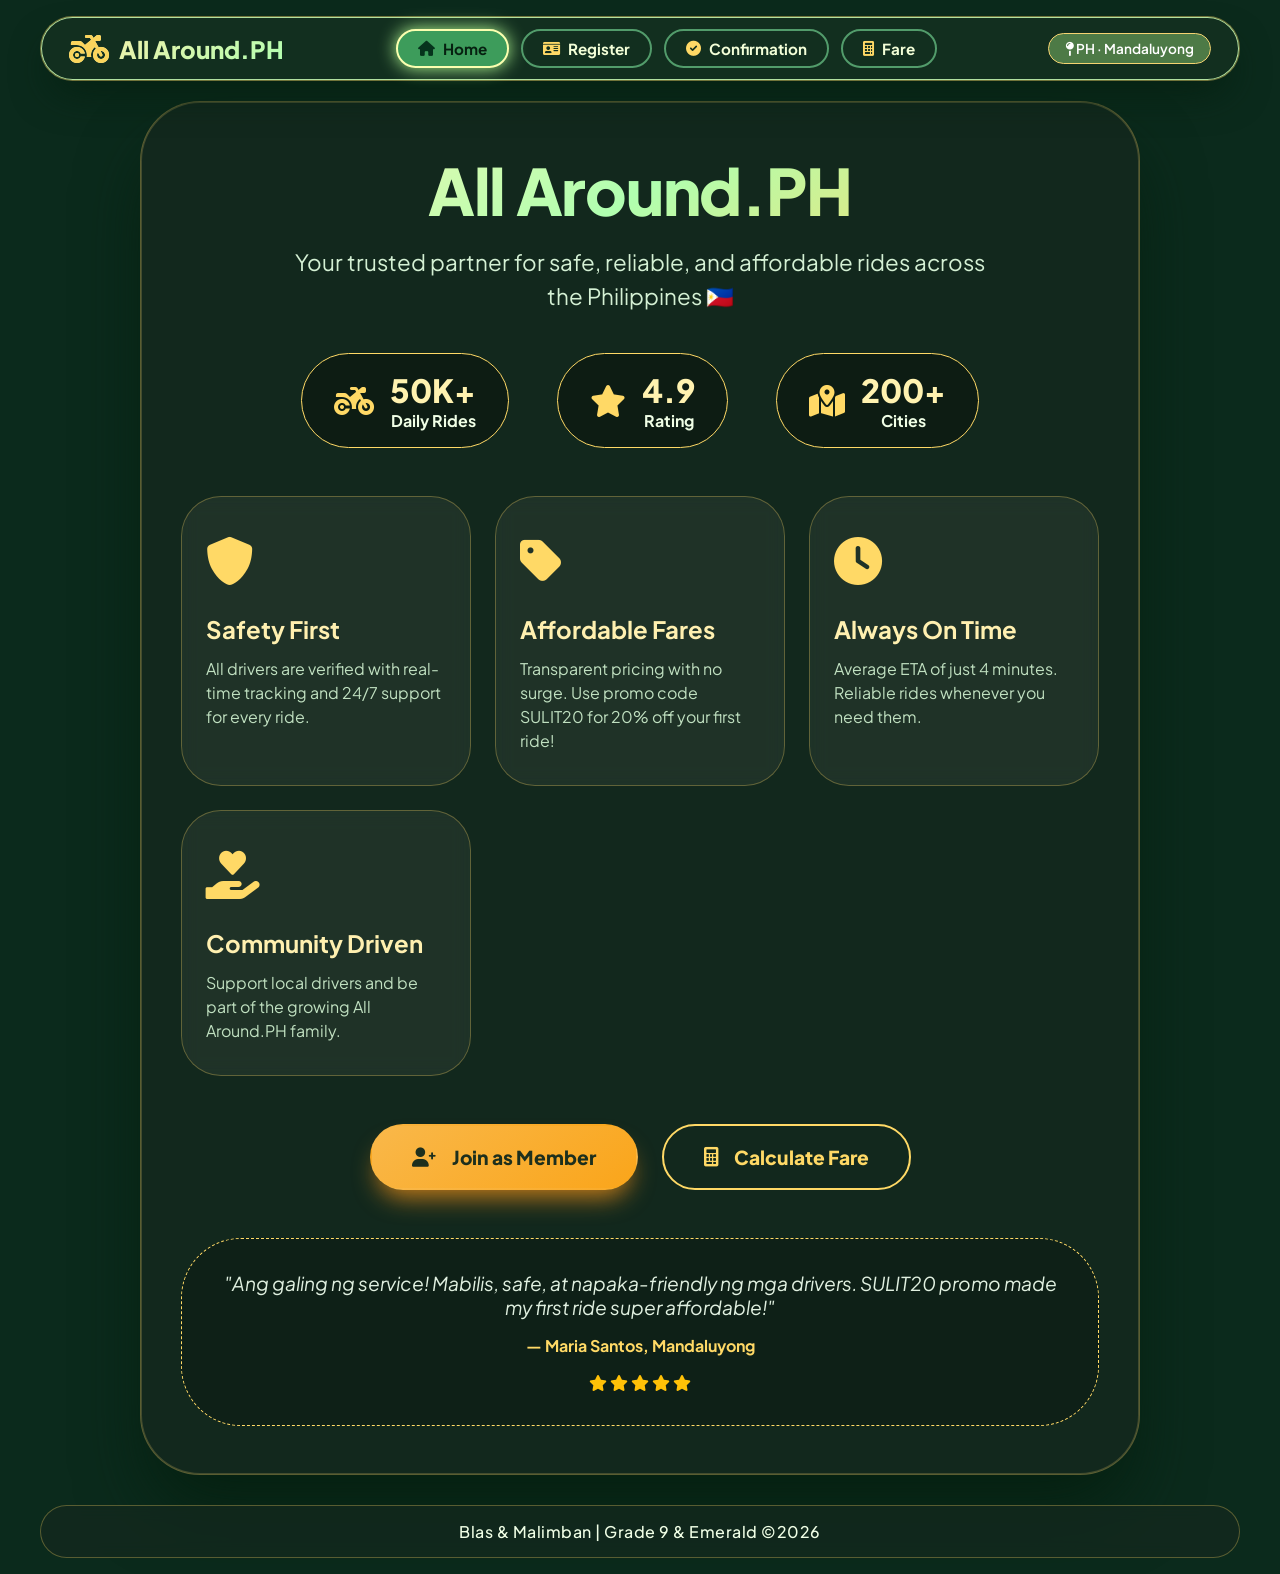
<file: index.html>
<!DOCTYPE html>
<html lang="en">
<head>
    <meta charset="UTF-8">
    <meta name="viewport" content="width=device-width, initial-scale=1.0">
    <title>All Around.PH - Home</title>
    <!-- google fonts for typography -->
    <link rel="preconnect" href="https://fonts.googleapis.com">
    <link rel="preconnect" href="https://fonts.gstatic.com" crossorigin>
    <link href="https://fonts.googleapis.com/css2?family=Plus+Jakarta+Sans:wght@400;500;600;700;800&display=swap" rel="stylesheet">
    <!-- font awesome for icons -->
    <link rel="stylesheet" href="https://cdnjs.cloudflare.com/ajax/libs/font-awesome/6.0.0-beta3/css/all.min.css">
    <!-- shared navbar styles -->
    <link rel="stylesheet" href="navbar.css">
    <style>
        /* reset all margins and padding */
        * {
            margin: 0;
            padding: 0;
            box-sizing: border-box;
        }

        /* main body styling with background image */
        body {
            font-family: 'Plus Jakarta Sans', sans-serif;
            background: #0b2a1c;
            min-height: 100vh;
            display: flex;
            align-items: center;
            justify-content: center;
            padding: 1rem;
            position: relative;
        }

        /* background image overlay with animation */
        body::before {
            content: "";
            position: fixed;
            inset: 0;
            z-index: -2;
            background: url('https://images.unsplash.com/photo-1625689291159-46338cbfc88c?q=80&w=2970&auto=format&fit=crop') center/cover no-repeat;
            filter: brightness(0.3) saturate(1.2);
            animation: slowZoom 30s infinite alternate;
        }

        /* slow zoom animation for background */
        @keyframes slowZoom {
            0% { transform: scale(1); }
            100% { transform: scale(1.1); }
        }

        /* main content card */
        .home-card {
            max-width: 1000px;
            width: 100%;
            background: rgba(20, 40, 30, 0.85);
            backdrop-filter: blur(16px);
            -webkit-backdrop-filter: blur(16px);
            border-radius: 60px;
            border: 1px solid rgba(255, 215, 100, 0.3);
            box-shadow: 0 40px 70px -10px #052010, 0 0 0 1px rgba(255, 220, 120, 0.2) inset;
            padding: 3rem 2.5rem;
            color: #f0ffe6;
        }

        /* hero section at the top */
        .hero-section {
            text-align: center;
            margin-bottom: 3rem;
        }

        /* main title with gradient */
        .hero-title {
            font-size: 4rem;
            font-weight: 800;
            background: linear-gradient(145deg, #fff6b0, #b0ffb0, #ffd966);
            -webkit-background-clip: text;
            background-clip: text;
            color: transparent;
            margin-bottom: 1rem;
            letter-spacing: -0.02em;
        }

        /* subtitle text */
        .hero-subtitle {
            font-size: 1.4rem;
            color: #d4f0d4;
            max-width: 700px;
            margin: 0 auto 2rem;
            line-height: 1.5;
        }

        /* stats container for numbers */
        .stats-container {
            display: flex;
            justify-content: center;
            gap: 3rem;
            margin: 2.5rem 0;
            flex-wrap: wrap;
        }

        /* individual stat badge */
        .stat-badge {
            background: rgba(0, 0, 0, 0.3);
            border-radius: 60px;
            padding: 1rem 2rem;
            border: 1px solid #ffd966;
            display: flex;
            align-items: center;
            gap: 1rem;
            font-weight: 700;
        }

        /* stat icon style */
        .stat-badge i {
            color: #ffd966;
            font-size: 2rem;
        }

        /* stat number style */
        .stat-number {
            font-size: 2rem;
            font-weight: 800;
            color: #fff2b0;
        }

        /* features grid layout */
        .features-grid {
            display: grid;
            grid-template-columns: repeat(auto-fit, minmax(250px, 1fr));
            gap: 1.5rem;
            margin: 3rem 0;
        }

        /* individual feature card */
        .feature-card {
            background: rgba(255, 255, 255, 0.05);
            border-radius: 40px;
            padding: 2rem 1.5rem;
            border: 1px solid rgba(255, 215, 100, 0.3);
            backdrop-filter: blur(8px);
            transition: transform 0.2s;
        }

        /* hover effect for feature card */
        .feature-card:hover {
            transform: translateY(-8px);
            border-color: #ffd966;
            box-shadow: 0 20px 30px -10px #0a3d1e;
        }

        /* feature icon style */
        .feature-icon {
            font-size: 3rem;
            color: #ffd966;
            margin-bottom: 1.5rem;
        }

        /* feature title */
        .feature-title {
            font-size: 1.5rem;
            font-weight: 700;
            margin-bottom: 0.8rem;
            color: #fff0b0;
        }

        /* feature description */
        .feature-desc {
            color: #c0e0c0;
            line-height: 1.5;
        }

        /* call to action section */
        .cta-section {
            display: flex;
            justify-content: center;
            gap: 1.5rem;
            margin: 3rem 0 1rem;
            flex-wrap: wrap;
        }

        /* button base style */
        .cta-btn {
            padding: 1.2rem 2.5rem;
            border-radius: 60px;
            font-weight: 800;
            font-size: 1.2rem;
            text-decoration: none;
            display: inline-flex;
            align-items: center;
            gap: 1rem;
            transition: all 0.2s;
            border: 2px solid transparent;
        }

        /* primary button style */
        .cta-primary {
            background: linear-gradient(145deg, #f9b84a, #faa51a);
            color: #1d2f1d;
            box-shadow: 0 15px 25px -8px #c57c1a;
        }

        /* primary button hover */
        .cta-primary:hover {
            transform: scale(1.05);
            box-shadow: 0 20px 30px -8px #faa51a;
        }

        /* secondary button style */
        .cta-secondary {
            background: transparent;
            border: 2px solid #ffd966;
            color: #ffd966;
        }

        /* secondary button hover */
        .cta-secondary:hover {
            background: rgba(255, 215, 100, 0.1);
            transform: scale(1.05);
        }

        /* testimonial section */
        .testimonial {
            background: rgba(0, 0, 0, 0.2);
            border-radius: 60px;
            padding: 2rem;
            margin-top: 3rem;
            border: 1px dashed #ffd966;
            text-align: center;
        }

        /* testimonial text */
        .testimonial-text {
            font-size: 1.2rem;
            font-style: italic;
            color: #e0f0e0;
            margin-bottom: 1rem;
        }

        /* testimonial author */
        .testimonial-author {
            font-weight: 700;
            color: #ffd966;
        }

        /* mobile responsive adjustments */
        @media (max-width: 768px) {
            .home-card { padding: 2rem 1.5rem; }
            .hero-title { font-size: 2.8rem; }
            .hero-subtitle { font-size: 1.2rem; }
        }
    </style>
</head>
<body>
    <!-- main content wrapper -->
    <div class="page-content">
        <!-- navigation bar -->
        <nav class="global-nav">
            <a href="home.html" class="nav-brand">
                <i class="fas fa-motorcycle"></i> All Around.PH
            </a>
            <!-- nav links to other pages -->
            <div class="nav-links">
                <a href="home.html" class="nav-link active"><i class="fas fa-home"></i> Home</a>
                <a href="register.html" class="nav-link"><i class="fas fa-id-card"></i> Register</a>
                <a href="confirm.html" class="nav-link"><i class="fas fa-check-circle"></i> Confirmation</a>
                <a href="fare.html" class="nav-link"><i class="fas fa-calculator"></i> Fare</a>
            </div>
            <!-- philippines location badge -->
            <div class="ph-badge"><i class="fas fa-map-pin"></i> PH · Mandaluyong</div>
        </nav>

        <!-- main home card -->
        <div class="home-card">
            <!-- hero section with title and stats -->
            <div class="hero-section">
                <h1 class="hero-title">All Around.PH</h1>
                <p class="hero-subtitle">Your trusted partner for safe, reliable, and affordable rides across the Philippines 🇵🇭</p>
                
                <!-- stats display -->
                <div class="stats-container">
                    <div class="stat-badge">
                        <i class="fas fa-motorcycle"></i>
                        <div>
                            <div class="stat-number">50K+</div>
                            <div>Daily Rides</div>
                        </div>
                    </div>
                    <div class="stat-badge">
                        <i class="fas fa-star"></i>
                        <div>
                            <div class="stat-number">4.9</div>
                            <div>Rating</div>
                        </div>
                    </div>
                    <div class="stat-badge">
                        <i class="fas fa-map-marked-alt"></i>
                        <div>
                            <div class="stat-number">200+</div>
                            <div>Cities</div>
                        </div>
                    </div>
                </div>
            </div>

            <!-- features grid -->
            <div class="features-grid">
                <!-- feature 1: safety -->
                <div class="feature-card">
                    <div class="feature-icon"><i class="fas fa-shield-alt"></i></div>
                    <h3 class="feature-title">Safety First</h3>
                    <p class="feature-desc">All drivers are verified with real-time tracking and 24/7 support for every ride.</p>
                </div>

                <!-- feature 2: affordable fares -->
                <div class="feature-card">
                    <div class="feature-icon"><i class="fas fa-tag"></i></div>
                    <h3 class="feature-title">Affordable Fares</h3>
                    <p class="feature-desc">Transparent pricing with no surge. Use promo code SULIT20 for 20% off your first ride!</p>
                </div>

                <!-- feature 3: always on time -->
                <div class="feature-card">
                    <div class="feature-icon"><i class="fas fa-clock"></i></div>
                    <h3 class="feature-title">Always On Time</h3>
                    <p class="feature-desc">Average ETA of just 4 minutes. Reliable rides whenever you need them.</p>
                </div>

                <!-- feature 4: community driven -->
                <div class="feature-card">
                    <div class="feature-icon"><i class="fas fa-hand-holding-heart"></i></div>
                    <h3 class="feature-title">Community Driven</h3>
                    <p class="feature-desc">Support local drivers and be part of the growing All Around.PH family.</p>
                </div>
            </div>

            <!-- call to action buttons -->
            <div class="cta-section">
                <a href="register.html" class="cta-btn cta-primary">
                    <i class="fas fa-user-plus"></i> Join as Member
                </a>
                <a href="fare.html" class="cta-btn cta-secondary">
                    <i class="fas fa-calculator"></i> Calculate Fare
                </a>
            </div>

            <!-- customer testimonial -->
            <div class="testimonial">
                <p class="testimonial-text">"Ang galing ng service! Mabilis, safe, at napaka-friendly ng mga drivers. SULIT20 promo made my first ride super affordable!"</p>
                <div class="testimonial-author">— Maria Santos, Mandaluyong</div>
                <!-- star rating -->
                <div style="margin-top: 1rem;">
                    <i class="fas fa-star" style="color: #ffc107;"></i>
                    <i class="fas fa-star" style="color: #ffc107;"></i>
                    <i class="fas fa-star" style="color: #ffc107;"></i>
                    <i class="fas fa-star" style="color: #ffc107;"></i>
                    <i class="fas fa-star" style="color: #ffc107;"></i>
                </div>
            </div>
        </div>
    </div>

    <!-- simple footer with credits -->
    <footer style="width: 100%; max-width: 1200px; margin-top: 30px; padding: 15px 0; text-align: center; background: rgba(20, 40, 30, 0.7); backdrop-filter: blur(8px); border-radius: 60px; border: 1px solid rgba(255, 215, 100, 0.3); color: #f0ffe6; font-family: 'Plus Jakarta Sans', sans-serif; font-weight: 500; z-index: 20;">
        <p style="font-size: 1rem; letter-spacing: 0.5px;">
            Blas & Malimban | Grade 9 & Emerald ©2026
        </p>
    </footer>
</body>
</html>
</file>
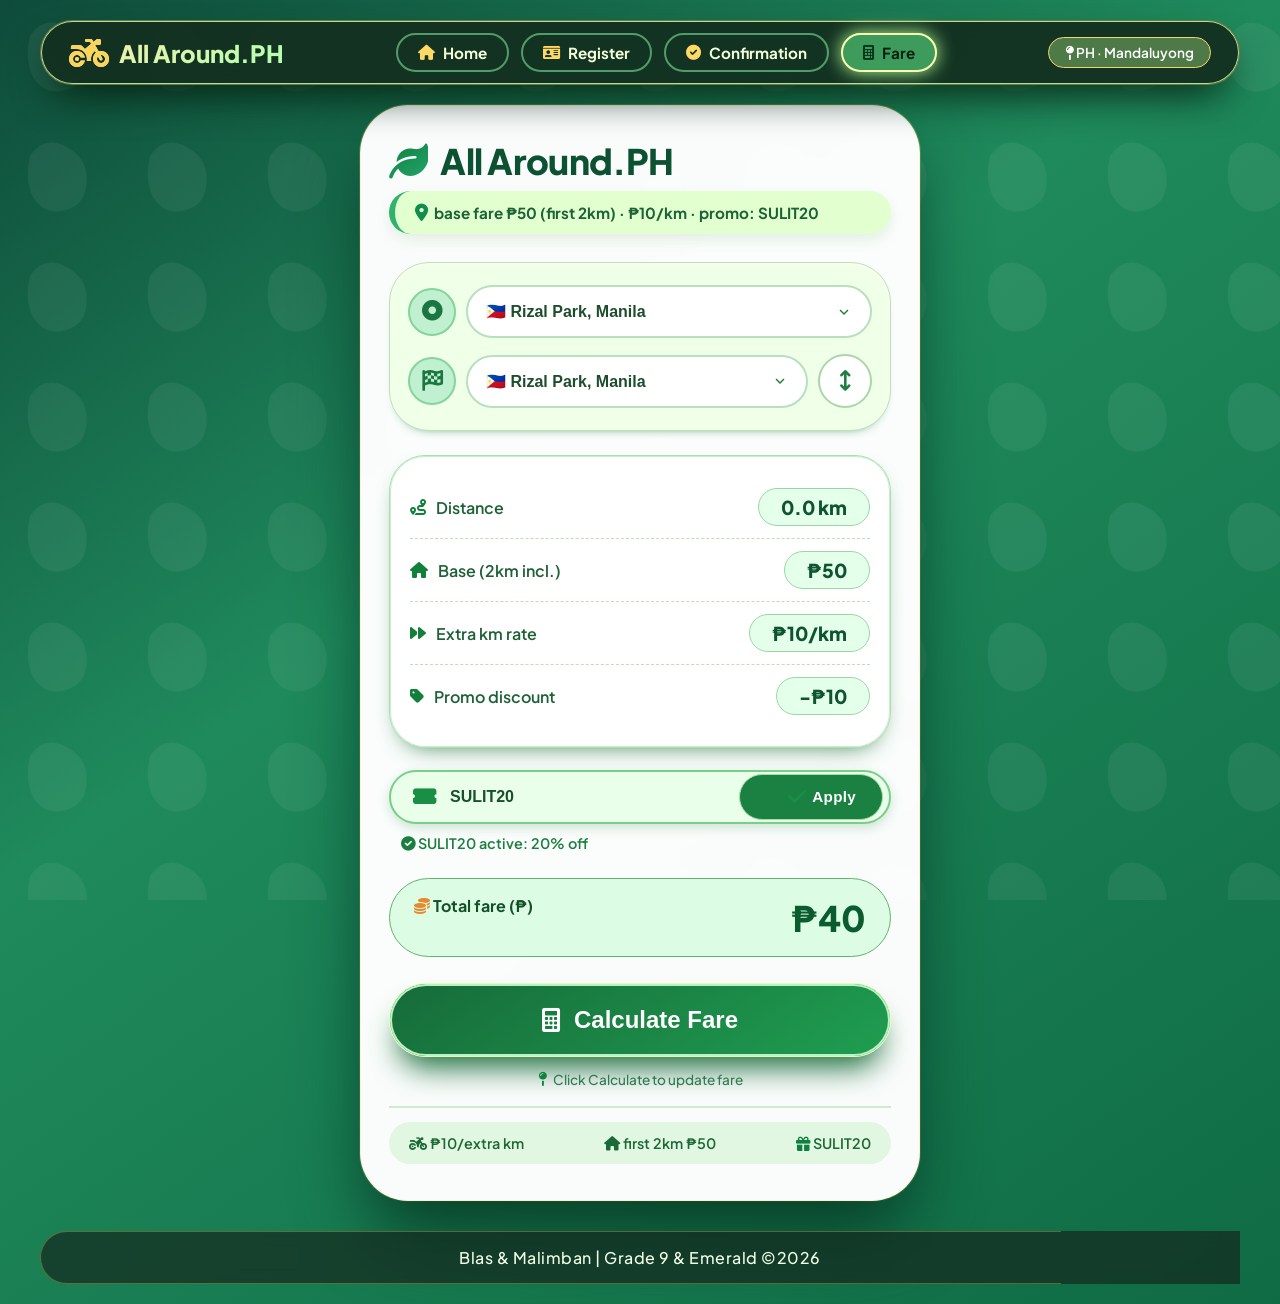
<file: fare.html>
<!DOCTYPE html>
<html lang="en">
<head>
  <meta charset="UTF-8">
  <meta name="viewport" content="width=device-width, initial-scale=1.0">
  <title>Fare Calculator - All Around.PH</title>
  <!-- font awesome icons -->
  <link rel="stylesheet" href="https://cdnjs.cloudflare.com/ajax/libs/font-awesome/6.0.0-beta3/css/all.min.css">
  <!-- google fonts -->
  <link rel="preconnect" href="https://fonts.googleapis.com">
  <link rel="preconnect" href="https://fonts.gstatic.com" crossorigin>
  <link href="https://fonts.googleapis.com/css2?family=Plus+Jakarta+Sans:wght@400;500;600;700;800&display=swap" rel="stylesheet">
  <!-- shared navbar styles -->
  <link rel="stylesheet" href="navbar.css">
  <style>
    /* reset all margins */
    * {
      margin: 0;
      padding: 0;
      box-sizing: border-box;
    }

    /* body with gradient background */
    body {
      background: linear-gradient(145deg, #0e4b3a 0%, #1f8a5c 40%, #0f6b44 100%);
      min-height: 100vh;
      display: flex;
      align-items: center;
      justify-content: center;
      padding: 20px;
      font-family: 'Plus Jakarta Sans', 'Inter', sans-serif;
      position: relative;
    }

    /* subtle pattern overlay */
    body::before {
      content: "";
      position: fixed;
      inset: 0;
      background-image: url('data:image/svg+xml;utf8,<svg xmlns="http://www.w3.org/2000/svg" viewBox="0 0 100 100" opacity="0.06"><path fill="%23ffffff" d="M25,30 Q35,15 50,20 Q70,28 72,45 Q74,70 55,75 Q38,80 28,65 Q20,50 25,30Z" /></svg>');
      background-size: 120px 120px;
      pointer-events: none;
      z-index: 0;
    }

    /* main fare calculator card */
    .ride-card {
      max-width: 560px;
      width: 100%;
      background: rgba(255, 255, 255, 0.98);
      backdrop-filter: blur(8px);
      border-radius: 48px;
      box-shadow: 0 40px 70px -10px #073d28, 0 0 0 1px rgba(255, 240, 150, 0.2);
      overflow: hidden;
      padding: 32px 28px 36px;
      border: 1px solid rgba(255, 215, 100, 0.3);
      z-index: 10;
      transition: transform 0.25s ease, box-shadow 0.3s;
    }

    .ride-card:hover {
      transform: translateY(-6px);
      box-shadow: 0 50px 90px -8px #0e6b35;
    }

    /* main title */
    h1 {
      display: flex;
      align-items: center;
      gap: 12px;
      font-size: 2.2rem;
      font-weight: 800;
      color: #0c5132; 
      margin-bottom: 8px;
      letter-spacing: -0.02em;
    }
    h1 i {
      background: linear-gradient(145deg, #0d7c3f, #25a76b);
      -webkit-background-clip: text;
      background-clip: text;
      color: transparent;
      font-size: 2.5rem;
    }

    /* subtitle with fare info */
    .sub {
      background: #e1ffcf;
      color: #1d6136;
      font-weight: 700;
      font-size: 0.95rem;
      margin-bottom: 28px;
      padding: 12px 20px;
      border-radius: 60px;
      border-left: 6px solid #2fb36b;
      box-shadow: 0 6px 14px rgba(30, 120, 30, 0.1);
      display: flex;
      align-items: center;
      gap: 6px;
    }
    .sub i {
      color: #06733e;
      font-size: 1.1rem;
    }

    /* location selection section */
    .loc-section {
      background: #efffe8;
      border-radius: 40px;
      padding: 22px 18px;
      margin-bottom: 24px;
      border: 1px solid #bde0b6;
      box-shadow: inset 0 2px 6px rgba(255,255,240,0.8), 0 6px 12px -10px #1b7643;
    }

    /* location row */
    .loc-row {
      display: flex;
      align-items: center;
      gap: 10px;
      margin-bottom: 16px;
    }
    .loc-row:last-child {
      margin-bottom: 0;
    }

    /* location icon circle */
    .loc-icon {
      width: 48px;
      height: 48px;
      background: #c0f0cf;
      border-radius: 50%;
      display: flex;
      align-items: center;
      justify-content: center;
      color: #1b7643;
      font-size: 1.3rem;
      border: 2px solid #84d49b;
    }

    /* location dropdown */
    .loc-select {
      flex: 1;
      padding: 16px 18px;
      border: 2px solid #b8dfbe;
      border-radius: 40px;
      font-size: 1rem;
      background: white;
      outline: none;
      font-weight: 600;
      color: #1d4d2d;
      cursor: pointer;
      transition: 0.15s;
      appearance: none;
      background-image: url('data:image/svg+xml;utf8,<svg xmlns="http://www.w3.org/2000/svg" width="16" height="16" viewBox="0 0 24 24" fill="none" stroke="%231d7a3b" stroke-width="2"><polyline points="6 9 12 15 18 9"/></svg>');
      background-repeat: no-repeat;
      background-position: right 18px center;
      background-size: 16px;
    }
    .loc-select:focus {
      border-color: #f3a83b;
      box-shadow: 0 0 0 4px rgba(63, 180, 88, 0.2);
    }

    /* swap locations button */
    .swap-btn {
      background: white;
      border: 2px solid #aad6aa;
      border-radius: 60px;
      width: 54px;
      height: 54px;
      font-size: 1.3rem;
      color: #1e8040;
      cursor: pointer;
      transition: 0.15s;
      flex-shrink: 0;
    }
    .swap-btn:hover {
      background: #c8f0c2;
      border-color: #3eaf5e;
      transform: rotate(180deg);
    }

    /* stats grid for fare breakdown */
    .stats-grid {
      background: #ffffff;
      border-radius: 36px;
      padding: 20px;
      margin: 24px 0 20px;
      box-shadow: 0 10px 24px -14px #1b6838, 0 0 0 1px #ccedcc inset;
      border: 1px solid #aae0b1;
    }

    /* stat item row */
    .stat-item {
      display: flex;
      justify-content: space-between;
      align-items: center;
      padding: 12px 0;
      border-bottom: 1px dashed #bbe0be;
    }
    .stat-item:last-child {
      border-bottom: none;
    }

    /* stat label */
    .stat-label {
      color: #1e6137;
      font-weight: 600;
      display: flex;
      align-items: center;
      gap: 10px;
      font-size: 1rem;
    }

    /* stat value */
    .stat-value {
      font-weight: 800;
      color: #0d542f;
      background: #e4ffea;
      padding: 6px 22px;
      border-radius: 60px;
      font-size: 1.2rem;
      border: 1px solid #99d6a3;
    }

    /* fare breakdown display */
    .fare-breakdown {
      display: flex;
      justify-content: space-between;
      background: #dcfce3;
      padding: 16px 24px;
      border-radius: 60px;
      font-weight: 700;
      margin: 16px 0 10px;
      border: 1px solid #62b46b;
      color: #154f29;
    }

    /* promo code area */
    .promo-area {
      background: #eaffea;
      border-radius: 80px;
      display: flex;
      align-items: center;
      margin: 22px 0 10px;
      border: 2px solid #7acf87;
      box-shadow: 0 4px 12px rgba(25, 130, 60, 0.2);
    }
    .promo-area i {
      padding-left: 22px;
      color: #188f44;
      font-size: 1.3rem;
    }

    /* promo input field */
    #promoInput {
      flex: 1;
      padding: 16px 14px;
      border: none;
      background: transparent;
      font-size: 1rem;
      outline: none;
      font-weight: 600;
      color: #194f2b;
    }
    #promoInput::placeholder {
      color: #76b185;
      font-weight: 400;
    }

    /* apply promo button */
    #applyPromo {
      background: #1b8142;
      border: none;
      color: white;
      padding: 12px 26px;
      border-radius: 80px;
      font-weight: 800;
      margin-right: 6px;
      cursor: pointer;
      transition: 0.1s;
      font-size: 0.95rem;
      display: flex;
      align-items: center;
      gap: 6px;
      letter-spacing: 0.3px;
      border: 1px solid #a2e0a2;
    }
    #applyPromo:hover {
      background: #0d6733;
      transform: scale(1.02);
    }

    /* promo feedback message */
    .promo-feedback {
      font-size: 0.9rem;
      min-height: 28px;
      font-weight: 600;
      margin: 4px 0 8px 12px;
    }
    .valid { color: #1b7e3e; }
    .invalid { color: #bb3737; }

    /* calculate button */
    .calculate-btn {
      background: linear-gradient(145deg, #166b39, #1f9e51);
      color: white;
      border: none;
      width: 100%;
      padding: 22px;
      font-size: 1.5rem;
      font-weight: 800;
      border-radius: 80px;
      display: flex;
      align-items: center;
      justify-content: center;
      gap: 14px;
      cursor: pointer;
      transition: 0.15s;
      box-shadow: 0 20px 30px -10px #166b39, 0 0 0 2px #bcf0c9 inset;
      margin: 26px 0 14px;
      border: 1px solid #e2ffb0;
    }
    .calculate-btn:hover {
      background: linear-gradient(145deg, #1f9e51, #117a3f);
      transform: scale(1.02);
      box-shadow: 0 26px 38px -12px #0d6733;
    }

    /* note text */
    .note {
      text-align: center;
      color: #2f7a53;
      font-size: 0.85rem;
      font-weight: 500;
      display: flex;
      align-items: center;
      justify-content: center;
      gap: 6px;
    }

    /* divider */
    hr {
      border: 1px solid #cbeace;
      margin: 18px 0 14px;
    }

    /* footer stats */
    .footer-stats {
      display: flex;
      justify-content: space-between;
      color: #1b6838;
      font-weight: 600;
      background: #e2f7e2;
      padding: 12px 20px;
      border-radius: 60px;
      font-size: 0.9rem;
    }

    /* page content wrapper */
    .page-content {
      width: 100%;
      display: flex;
      flex-direction: column;
      align-items: center;
    }

    /* mobile responsive */
    @media (max-width: 480px) {
      .ride-card { padding: 24px 18px; }
      h1 { font-size: 1.9rem; }
    }
  </style>
</head>
<body>
  <!-- main content wrapper -->
  <div class="page-content">
    <!-- navigation bar -->
    <nav class="global-nav">
      <a href="index.html" class="nav-brand">
        <i class="fas fa-motorcycle"></i> All Around.PH
      </a>
      <!-- nav links to other pages -->
      <div class="nav-links">
        <a href="index.html" class="nav-link"><i class="fas fa-home"></i> Home</a>
        <a href="register.html" class="nav-link"><i class="fas fa-id-card"></i> Register</a>
        <a href="confirm.html" class="nav-link"><i class="fas fa-check-circle"></i> Confirmation</a>
        <a href="fare.html" class="nav-link active"><i class="fas fa-calculator"></i> Fare</a>
      </div>
      <!-- philippines location badge -->
      <div class="ph-badge"><i class="fas fa-map-pin"></i> PH · Mandaluyong</div>
    </nav>

    <!-- main fare calculator card -->
    <div class="ride-card">
      <h1>
        <i class="fas fa-leaf"></i> All Around.PH
      </h1>
      <!-- fare info subtitle -->
      <div class="sub">
        <i class="fas fa-location-dot" style="color:#118c4a;"></i> base fare ₱50 (first 2km) · ₱10/km · promo: SULIT20
      </div>

      <!-- location selection section -->
      <div class="loc-section">
        <!-- pickup location row -->
        <div class="loc-row">
          <div class="loc-icon"><i class="fas fa-circle-dot"></i></div>
          <select id="pickupSelect" class="loc-select">
            <option value="0" data-lat="14.5832" data-lng="120.9772">🇵🇭 Rizal Park, Manila</option>
            <option value="1" data-lat="10.3157" data-lng="123.8854">✈️ Mactan Shrine, Cebu</option>
            <option value="2" data-lat="16.4125" data-lng="120.5931">⛰️ Baguio Cathedral, Baguio</option>
            <option value="3" data-lat="7.1907" data-lng="124.2350">🕌 Sultan Kudarat, Cotabato</option>
            <option value="4" data-lat="14.5547" data-lng="121.0244">🌆 Bonifacio Global City, Taguig</option>
            <option value="5" data-lat="11.2442" data-lng="124.9867">🏝️ San Juanico Bridge, Leyte</option>
            <option value="6" data-lat="18.4867" data-lng="122.1460">🏖️ Palaui Island, Cagayan</option>
          </select>
        </div>

        <!-- destination location row -->
        <div class="loc-row">
          <div class="loc-icon"><i class="fas fa-flag-checkered"></i></div>
          <select id="destinationSelect" class="loc-select">
            <option value="1" data-lat="10.3157" data-lng="123.8854">✈️ Mactan Shrine, Cebu</option>
            <option value="0" data-lat="14.5832" data-lng="120.9772">🇵🇭 Rizal Park, Manila</option>
            <option value="2" data-lat="16.4125" data-lng="120.5931">⛰️ Baguio Cathedral, Baguio</option>
            <option value="3" data-lat="7.1907" data-lng="124.2350">🕌 Sultan Kudarat, Cotabato</option>
            <option value="4" data-lat="14.5547" data-lng="121.0244">🌆 Bonifacio Global City, Taguig</option>
            <option value="5" data-lat="11.2442" data-lng="124.9867">🏝️ San Juanico Bridge, Leyte</option>
            <option value="6" data-lat="18.4867" data-lng="122.1460">🏖️ Palaui Island, Cagayan</option>
          </select>
          <!-- swap button -->
          <button class="swap-btn" id="swapLocations" title="swap pickup & drop"><i class="fas fa-arrows-up-down"></i></button>
        </div>
      </div>

      <!-- fare stats grid -->
      <div class="stats-grid" id="fareDisplay">
        <div class="stat-item">
          <span class="stat-label"><i class="fas fa-route" style="color:#11803b;"></i> Distance</span>
          <span class="stat-value" id="distanceValue">0.0 km</span>
        </div>
        <div class="stat-item">
          <span class="stat-label"><i class="fas fa-house" style="color:#11803b;"></i> Base (2km incl.)</span>
          <span class="stat-value" id="baseFareValue">₱50</span>
        </div>
        <div class="stat-item">
          <span class="stat-label"><i class="fas fa-forward" style="color:#11803b;"></i> Extra km rate</span>
          <span class="stat-value" id="extraKmRate">₱10/km</span>
        </div>
        <div class="stat-item" style="border-bottom: none;">
          <span class="stat-label"><i class="fas fa-tag" style="color:#11803b;"></i> Promo discount</span>
          <span class="stat-value" id="promoDiscountSpan">-₱0</span>
        </div>
      </div>

      <!-- promo code area -->
      <div class="promo-area">
        <i class="fas fa-ticket-alt"></i>
        <input type="text" id="promoInput" placeholder="promo like SULIT20" value="SULIT20">
        <button id="applyPromo"><i class="fas fa-check"></i> Apply</button>
      </div>
      <!-- promo feedback -->
      <div id="promoFeedback" class="promo-feedback valid"><i class="fas fa-check-circle"></i> SULIT20 active: 20% off</div>

      <!-- total fare breakdown -->
      <div class="fare-breakdown">
        <span><i class="fas fa-coins" style="color:#e68a2e;"></i> Total fare (₱)</span>
        <span style="font-weight:800; font-size:2.2rem; color:#0a5c2e;" id="totalFareSpan">₱50</span>
      </div>

      <!-- calculate button (manual update) -->
      <button class="calculate-btn" id="calculateBtn">
        <i class="fas fa-calculator"></i> Calculate Fare
      </button>
      <!-- note about manual update -->
      <div class="note">
        <i class="fas fa-map-pin" style="color:#0f8040;"></i> Click Calculate to update fare
      </div>

      <!-- divider -->
      <hr>
      <!-- footer stats -->
      <div class="footer-stats">
        <span><i class="fas fa-motorcycle"></i> ₱10/extra km</span>
        <span><i class="fas fa-house"></i> first 2km ₱50</span>
        <span><i class="fas fa-gift" style="color:#0f8040;"></i> SULIT20</span>
      </div>
    </div>
  </div>

  <!-- simple footer with credits -->
  <footer style="width: 100%; max-width: 1200px; margin-top: 30px; padding: 15px 0; text-align: center; background: rgba(20, 40, 30, 0.7); backdrop-filter: blur(8px); border-radius: 60px; border: 1px solid rgba(255, 215, 100, 0.3); color: #f0ffe6; font-family: 'Plus Jakarta Sans', sans-serif; font-weight: 500; z-index: 20;">
      <p style="font-size: 1rem; letter-spacing: 0.5px;">
          Blas & Malimban | Grade 9 & Emerald ©2026
      </p>
  </footer>

  <!-- fare calculator javascript -->
  <script>
    (function() {
      // fare constants
      const BASE_FARE = 50;          
      const BASE_KM = 2;             
      const PER_KM_RATE = 10;        

      // get all dom elements
      const pickupSelect = document.getElementById('pickupSelect');
      const destSelect = document.getElementById('destinationSelect');
      const swapBtn = document.getElementById('swapLocations');
      const distanceSpan = document.getElementById('distanceValue');
      const totalFareSpan = document.getElementById('totalFareSpan');
      const promoDiscountSpan = document.getElementById('promoDiscountSpan');
      const promoInput = document.getElementById('promoInput');
      const applyPromo = document.getElementById('applyPromo');
      const promoFeedback = document.getElementById('promoFeedback');
      const calculateBtn = document.getElementById('calculateBtn');

      // active promo code
      let activePromo = 'SULIT20';    
      
      // calculate distance between two coordinates using haversine formula
      function getDistanceFromLatLon(lat1, lon1, lat2, lon2) {
        const R = 6371; // earth radius in km
        const dLat = (lat2 - lat1) * Math.PI / 180;
        const dLon = (lon2 - lon1) * Math.PI / 180;
        const a =
          Math.sin(dLat / 2) * Math.sin(dLat / 2) +
          Math.cos(lat1 * Math.PI / 180) * Math.cos(lat2 * Math.PI / 180) *
          Math.sin(dLon / 2) * Math.sin(dLon / 2);
        const c = 2 * Math.atan2(Math.sqrt(a), Math.sqrt(1 - a));
        return R * c;
      }

      // get lat/lng from selected option
      function getLatLngFromSelect(sel) {
        const opt = sel.options[sel.selectedIndex];
        return {
          lat: parseFloat(opt.getAttribute('data-lat')),
          lng: parseFloat(opt.getAttribute('data-lng'))
        };
      }

      // calculate fare and update display
      function computeAndDisplay() {
        const pickup = getLatLngFromSelect(pickupSelect);
        const dest = getLatLngFromSelect(destSelect);

        let dist = getDistanceFromLatLon(pickup.lat, pickup.lng, dest.lat, dest.lng);
        dist = Math.round(dist * 10) / 10; 

        let fare = BASE_FARE; 
        if (dist > BASE_KM) {
          const extraKm = dist - BASE_KM;
          fare += extraKm * PER_KM_RATE;
        }
        fare = Math.round(fare);

        // apply promo discount if active
        let discount = 0;
        if (activePromo === 'SULIT20') {
          discount = Math.round(fare * 0.2);
        }
        const finalFare = fare - discount;

        // update dom elements
        distanceSpan.innerText = dist.toFixed(1) + ' km';
        promoDiscountSpan.innerText = `-₱${discount}`;
        totalFareSpan.innerText = `₱${finalFare}`;

        return { dist, fare, discount, finalFare };
      }

      // apply promo code
      function applyPromoCode() {
        const code = promoInput.value.trim().toUpperCase();
        if (code === 'SULIT20') {
          activePromo = 'SULIT20';
          promoFeedback.innerHTML = '<i class="fas fa-check-circle"></i> SULIT20 applied: 20% off';
          promoFeedback.className = 'promo-feedback valid';
        } else {
          activePromo = null;
          promoFeedback.innerHTML = '<i class="fas fa-exclamation-circle"></i> Invalid promo — try SULIT20';
          promoFeedback.className = 'promo-feedback invalid';
        }
      }

      // swap pickup and destination
      function swapPickupDest() {
        const pIdx = pickupSelect.selectedIndex;
        const dIdx = destSelect.selectedIndex;
        pickupSelect.selectedIndex = dIdx;
        destSelect.selectedIndex = pIdx;
      }

      // event listeners
      swapBtn.addEventListener('click', swapPickupDest);

      applyPromo.addEventListener('click', (e) => {
        e.preventDefault();
        applyPromoCode();
      });

      promoInput.addEventListener('keypress', (e) => {
        if (e.key === 'Enter') {
          e.preventDefault();
          applyPromoCode();
        }
      });

      // only update when calculate button is clicked
      calculateBtn.addEventListener('click', (e) => {
        e.preventDefault();
        computeAndDisplay();
        // visual feedback
        calculateBtn.style.transform = 'scale(0.97)';
        setTimeout(() => calculateBtn.style.transform = 'scale(1)', 120);
      });

      // initialize with default values
      pickupSelect.selectedIndex = 0;   
      destSelect.selectedIndex = 1;     
      activePromo = 'SULIT20';
      promoInput.value = 'SULIT20';
      promoFeedback.innerHTML = '<i class="fas fa-check-circle"></i> SULIT20 active: 20% off';
      promoFeedback.className = 'promo-feedback valid';
      
      // initial calculation on page load
      computeAndDisplay();
    })();
  </script>
</body>
</html>
</file>
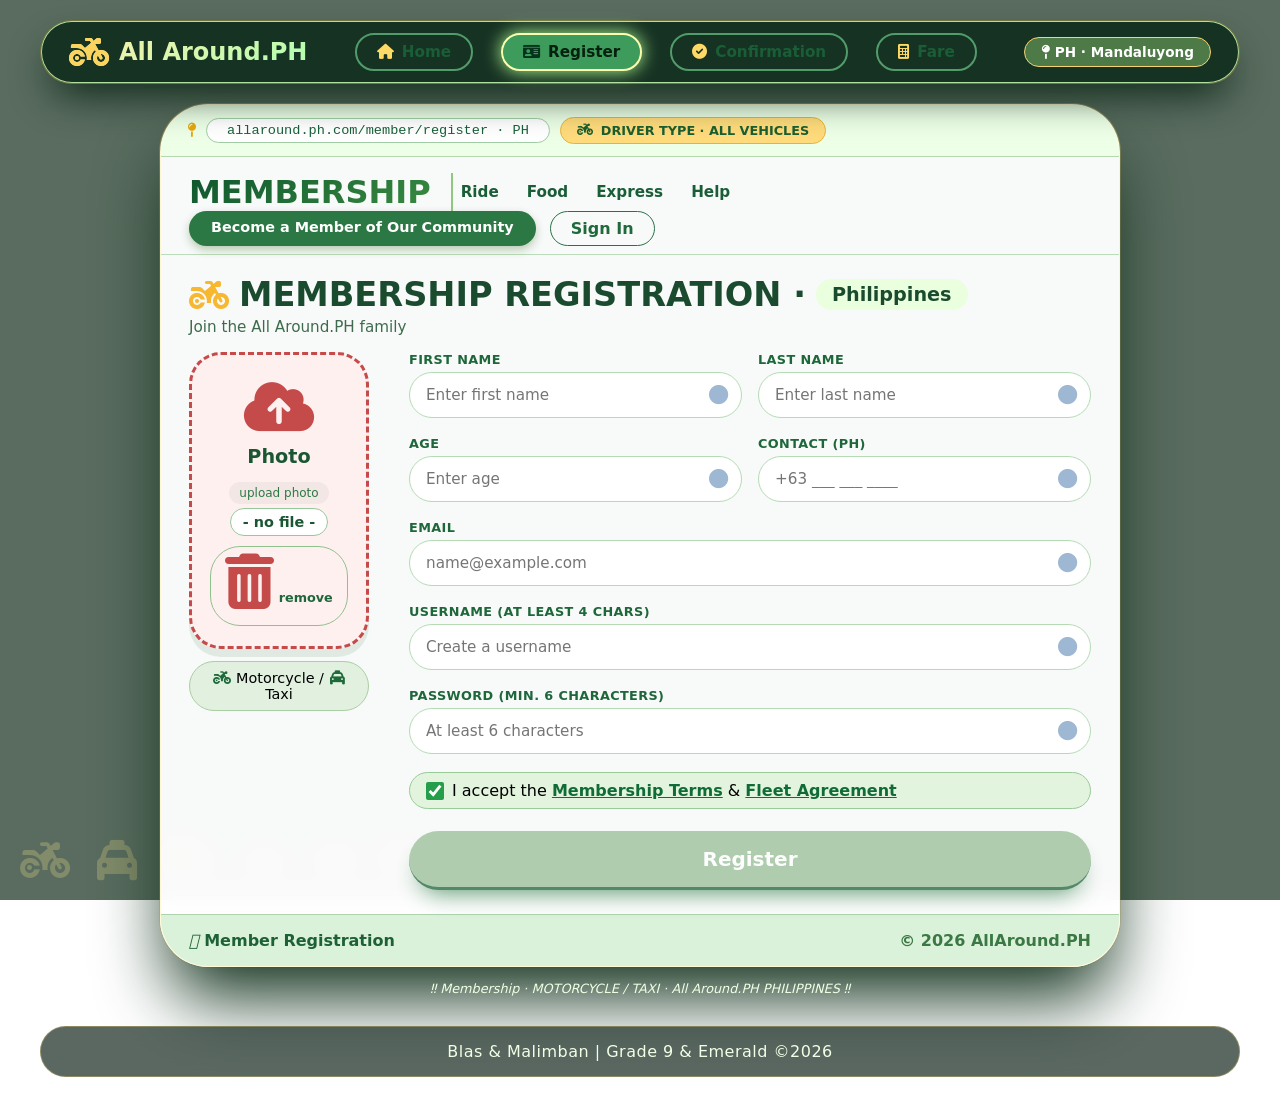
<file: register.html>
<!DOCTYPE html>
<html lang="en">
<head>
  <meta charset="UTF-8">
  <meta name="viewport" content="width=device-width, initial-scale=1.0">
  <title>Register - All Around.PH</title>
  <!-- font awesome for icons -->
  <link rel="stylesheet" href="https://cdnjs.cloudflare.com/ajax/libs/font-awesome/6.0.0-beta3/css/all.min.css">
  <!-- shared navbar styles -->
  <link rel="stylesheet" href="navbar.css">
  <style>
    /* reset all margins and padding */
    * {
      margin: 0;
      padding: 0;
      box-sizing: border-box;
      font-family: 'Inter', system-ui, -apple-system, BlinkMacSystemFont, 'Segoe UI', Roboto, sans-serif;
    }

    /* body with moving background */
    body {
      min-height: 100vh;
      display: flex;
      flex-direction: column;
      align-items: center;
      justify-content: center;
      padding: 20px;
      position: relative;
      background: url('https://images.unsplash.com/photo-1625689291159-46338cbfc88c?q=80&w=2970&auto=format&fit=crop') center/cover no-repeat fixed;
      animation: slowDrive 45s infinite alternate ease-in-out;
    }

    /* dark overlay for readability */
    body::before {
      content: "";
      position: fixed;
      inset: 0;
      background: rgba(0, 30, 10, 0.65);
      backdrop-filter: blur(3px);
      z-index: 0;
    }

    /* slow background movement animation */
    @keyframes slowDrive {
      0% { background-position: 0% 30%; }
      50% { background-position: 100% 40%; }
      100% { background-position: 0% 30%; }
    }

    /* main registration card */
    .card {
      max-width: 960px;
      width: 100%;
      background: rgba(255, 255, 255, 0.96);
      backdrop-filter: blur(12px);
      border-radius: 48px;
      box-shadow: 0 40px 70px -10px #0f2f1a, 0 0 0 1px rgba(255, 210, 90, 0.3);
      overflow: hidden;
      border: 1px solid rgba(255, 240, 150, 0.4);
      z-index: 20;
    }

    /* fake url bar at top */
    .url-bar {
      background: #edffe7;
      padding: 12px 26px;
      font-size: 0.9rem;
      color: #1e5e3a;
      border-bottom: 1px solid #b6d7b0;
      display: flex;
      align-items: center;
      gap: 10px;
      flex-wrap: wrap;
    }

    /* url text style */
    .url-text {
      background: white;
      padding: 4px 20px;
      border-radius: 40px;
      border: 1px solid #9fcca5;
      color: #17613a;
      font-family: 'SF Mono', 'Courier New', monospace;
      font-size: 0.85rem;
      font-weight: 500;
    }

    /* driver type badge */
    .driver-badge {
      background: #ffdb7c;
      color: #1b5e2f;
      border-radius: 60px;
      padding: 5px 16px;
      font-weight: 800;
      font-size: 0.8rem;
      display: inline-flex;
      align-items: center;
      gap: 8px;
      border: 1px solid #e5b23a;
    }

    /* inner navigation header */
    .nav-header {
      display: flex;
      align-items: center;
      justify-content: space-between;
      padding: 16px 28px 8px 28px;
      flex-wrap: wrap;
      border-bottom: 1px solid #bcddbb;
    }

    /* logo area with gradient */
    .logo-area {
      font-weight: 800;
      font-size: 2rem;
      background: linear-gradient(145deg, #0f552e, #3b8f42);
      -webkit-background-clip: text;
      -webkit-text-fill-color: transparent;
      background-clip: text;
      border-right: 2px solid #8fc97f;
      padding-right: 20px;
      margin-right: 8px;
    }

    /* inner navigation links */
    .nav-links {
      display: flex;
      gap: 28px;
      font-weight: 600;
      color: #1a5e38;
    }

    .nav-links a {
      text-decoration: none;
      color: #1a5e38;
      font-size: 0.95rem;
    }

    /* right side action buttons */
    .action-buttons {
      display: flex;
      gap: 14px;
    }

    /* book now button */
    .book-now {
      background: #2c7844;
      color: white;
      border: none;
      padding: 8px 22px;
      border-radius: 40px;
      font-weight: 700;
      font-size: 0.9rem;
      box-shadow: 0 4px 8px rgba(30, 100, 20, 0.3);
    }

    /* sign in pill button */
    .create-account-pill {
      background: transparent;
      border: 1.8px solid #267347;
      color: #1e6a3b;
      padding: 7px 20px;
      border-radius: 40px;
      font-weight: 700;
    }

    /* registration header */
    .reg-header {
      padding: 20px 28px 8px 28px;
    }

    .reg-header h2 {
      font-size: 2.1rem;
      font-weight: 800;
      color: #1a4b2f;
      margin-bottom: 4px;
      display: flex;
      align-items: center;
      gap: 10px;
      flex-wrap: wrap;
    }

    .reg-header h2 i {
      color: #f7b731;
      font-size: 2rem;
    }

    .reg-header p {
      color: #3e6b4e;
      font-size: 0.95rem;
      font-weight: 500;
    }

    /* two column form layout */
    .form-grid {
      display: flex;
      padding: 8px 28px 24px 28px;
      gap: 40px;
      flex-wrap: wrap;
    }

    /* left column for profile photo */
    .profile-column { flex: 0 0 180px; }

    /* profile upload card */
    .profile-card {
      background: #e9ffeb;
      border: 3px dashed #6da56d;
      border-radius: 32px;
      padding: 24px 12px 20px 12px;
      display: flex;
      flex-direction: column;
      align-items: center;
      text-align: center;
      color: #1b5633;
      cursor: pointer;
      position: relative;
      box-shadow: 0 8px 0 #3e804e20;
    }

    /* valid upload state */
    .profile-card.profile-valid {
      border-color: #269b48;
      background: #e0ffe6;
    }

    /* invalid upload state */
    .profile-card.profile-invalid {
      border-color: #c54b4b;
      background: #fff0f0;
    }

    /* profile icon style */
    .profile-card i {
      font-size: 3.5rem;
      color: #388e5e;
      margin-bottom: 10px;
    }

    .profile-valid i { color: #269b48; }
    .profile-invalid i { color: #c54b4b; }

    .profile-card .label {
      font-weight: 800;
      font-size: 1.2rem;
      margin-bottom: 6px;
    }

    /* hint text under profile */
    .profile-hint {
      font-size: 0.75rem;
      background: rgba(0,60,20,0.05);
      padding: 4px 10px;
      border-radius: 40px;
      width: fit-content;
      margin: 8px auto 4px;
      color: #2c7844;
    }

    /* filename display */
    #profileName {
      font-size: 0.9rem;
      font-weight: 600;
      background: white;
      padding: 5px 12px;
      border-radius: 40px;
      border: 1px solid #95c99b;
      max-width: 140px;
      overflow: hidden;
      text-overflow: ellipsis;
      white-space: nowrap;
    }

    /* remove profile button */
    .remove-profile {
      margin-top: 10px;
      background: none;
      border: 1px solid #8fc18f;
      border-radius: 30px;
      padding: 6px 14px;
      font-size: 0.8rem;
      font-weight: 600;
      color: #1d673a;
      cursor: pointer;
    }

    .remove-profile:hover { background: #c0e3c0; }
    #profileUpload { display: none; }

    /* right column form fields */
    .fields-column { flex: 1; min-width: 280px; }

    /* row for name fields */
    .name-row {
      display: flex;
      gap: 16px;
      flex-wrap: wrap;
    }

    /* input group container */
    .input-group {
      margin-bottom: 18px;
      flex: 1 1 calc(50% - 8px);
      position: relative;
    }

    .input-group.full-width { flex: 1 1 100%; }

    /* input label */
    .input-group label {
      display: block;
      font-size: 0.8rem;
      font-weight: 700;
      text-transform: uppercase;
      letter-spacing: 0.4px;
      color: #1d673a;
      margin-bottom: 5px;
    }

    /* wrapper for input and icon */
    .input-wrapper {
      position: relative;
      display: flex;
      align-items: center;
    }

    /* input field style */
    .input-field {
      width: 100%;
      padding: 13px 16px;
      border: 1.8px solid #b5dbb5;
      border-radius: 24px;
      font-size: 0.95rem;
      background: white;
      outline: none;
      padding-right: 2.7rem;
    }

    .input-field:focus {
      border-color: #2b8c4c;
      box-shadow: 0 0 0 4px rgba(70, 150, 70, 0.15);
    }

    /* icon inside input */
    .input-icon {
      position: absolute;
      right: 14px;
      font-size: 1.2rem;
      pointer-events: none;
    }

    /* valid input state */
    .input-group.valid .input-field {
      border-color: #269b48;
      background-color: #f6fff0;
    }
    .input-group.valid .input-icon { color: #269b48; }

    /* invalid input state */
    .input-group.invalid .input-field {
      border-color: #bc3b3b;
      background-color: #fff8f8;
    }
    .input-group.invalid .input-icon { color: #bc3b3b; }

    /* neutral input state */
    .input-group.neutral .input-icon { color: #9eb7d3; }

    /* terms and conditions row */
    .terms-row {
      margin: 14px 0 22px 0;
      display: flex;
      align-items: center;
      gap: 8px;
      background: #e2f4de;
      padding: 8px 16px;
      border-radius: 50px;
      border: 1px solid #98cb98;
    }

    .terms-row input {
      width: 18px;
      height: 18px;
      accent-color: #249e4b;
    }

    .terms-row label a {
      color: #116b37;
      text-decoration: underline;
      font-weight: 600;
    }

    /* create account button */
    .create-btn {
      background: #1d7a3b;
      border: none;
      color: white;
      font-weight: 800;
      font-size: 1.25rem;
      padding: 16px 24px;
      border-radius: 60px;
      width: 100%;
      cursor: pointer;
      box-shadow: 0 14px 24px -12px #116b2f;
      border-bottom: 3px solid #0f582a;
    }

    .create-btn:hover:not(:disabled) {
      background: #249e4b;
    }

    .create-btn:disabled {
      background: #91ba91;
      cursor: not-allowed;
      opacity: 0.7;
    }

    /* footer of the card */
    .footer {
      background: #daf1da;
      padding: 16px 28px;
      border-top: 1px solid #afd2af;
      display: flex;
      justify-content: space-between;
      color: #1f6136;
      font-weight: 600;
      flex-wrap: wrap;
    }

    .footer .copy { color: #3b7843; }

    /* floating background icons */
    .driver-bg-icons {
      position: fixed;
      bottom: 20px;
      left: 20px;
      z-index: 5;
      font-size: 2.5rem;
      color: rgba(255, 230, 140, 0.25);
      pointer-events: none;
      display: flex;
      gap: 25px;
    }

    /* bottom note */
    .reactive-note {
      margin-top: 14px;
      font-size: 0.8rem;
      color: #f0ffe4;
      text-align: center;
      z-index: 25;
    }

    /* wrapper for content */
    .wrapper {
      width: 100%;
      display: flex;
      flex-direction: column;
      align-items: center;
      z-index: 20;
    }
  </style>
</head>
<body>
  <!-- main wrapper -->
  <div class="wrapper">
    <!-- floating background icons -->
    <div class="driver-bg-icons">
      <i class="fas fa-motorcycle"></i>
      <i class="fas fa-taxi"></i>
      <i class="fas fa-truck"></i>
      <i class="fas fa-bicycle"></i>
      <i class="fas fa-car"></i>
      <i class="fas fa-van-shuttle"></i>
    </div>

    <!-- navigation bar -->
    <nav class="global-nav">
      <a href="index.html" class="nav-brand">
        <i class="fas fa-motorcycle"></i> All Around.PH
      </a>
      <!-- nav links to other pages -->
      <div class="nav-links">
        <a href="index.html" class="nav-link"><i class="fas fa-home"></i> Home</a>
        <a href="register.html" class="nav-link active"><i class="fas fa-id-card"></i> Register</a>
        <a href="confirm.html" class="nav-link"><i class="fas fa-check-circle"></i> Confirmation</a>
        <a href="fare.html" class="nav-link"><i class="fas fa-calculator"></i> Fare</a>
      </div>
      <!-- philippines location badge -->
      <div class="ph-badge"><i class="fas fa-map-pin"></i> PH · Mandaluyong</div>
    </nav>

    <!-- main registration card -->
    <div class="card">
      <!-- fake url bar -->
      <div class="url-bar">
        <i class="fas fa-map-pin" style="color:#e5a811;"></i>
        <span class="url-text">allaround.ph.com/member/register · PH</span>
        <span class="driver-badge"><i class="fas fa-motorcycle"></i> DRIVER TYPE · ALL VEHICLES</span>
      </div>

      <!-- inner navigation header -->
      <div class="nav-header">
        <div style="display:flex; align-items:center;">
          <div class="logo-area">MEMBERSHIP</div>
          <div class="nav-links">
            <a href="#">Ride</a><a href="#">Food</a><a href="#">Express</a><a href="#">Help</a>
          </div>
        </div>
        <!-- action buttons -->
        <div class="action-buttons">
          <span class="book-now">Become a Member of Our Community</span>
          <span class="create-account-pill">Sign In</span>
        </div>
      </div>

      <!-- registration header -->
      <div class="reg-header">
        <h2>
          <i class="fas fa-motorcycle"></i> MEMBERSHIP REGISTRATION ·
          <span style="font-size:1.2rem; background:#eaffdd; padding:4px 16px; border-radius:60px;">Philippines</span>
        </h2>
        <p>Join the All Around.PH family</p>
      </div>

      <!-- registration form -->
      <form autocomplete="off">
        <!-- two column layout -->
        <div class="form-grid">
          <!-- left column: profile photo -->
          <div class="profile-column">
            <div class="profile-card" id="profileCard">
              <i class="fas fa-cloud-upload-alt" id="profileIcon"></i>
              <div class="label">Photo</div>
              <div class="profile-hint" id="profileHint">click to upload</div>
              <div id="profileName">- no file -</div>
              <button class="remove-profile" id="removeProfileBtn" type="button">
                <i class="fas fa-trash-alt"></i> remove
              </button>
              <!-- hidden file input -->
              <input type="file" id="profileUpload" accept="image/png, image/jpeg, image/gif, image/webp">
            </div>
            <!-- vehicle type indicator -->
            <div style="margin-top:12px; background:#e1f0df; border-radius:30px; padding:8px; text-align:center; font-size:0.9rem; border:1px solid #aacfa2;">
              <i class="fas fa-motorcycle" style="color:#1e6a3b;"></i> Motorcycle /
              <i class="fas fa-taxi" style="color:#1e6a3b;"></i> Taxi
            </div>
          </div>

          <!-- right column: form fields -->
          <div class="fields-column">
            <!-- first and last name row -->
            <div class="name-row">
              <div class="input-group" id="group-firstName">
                <label>First Name</label>
                <div class="input-wrapper">
                  <input type="text" class="input-field" id="firstName" placeholder="Enter first name">
                  <span class="input-icon"><i class="fas fa-circle"></i></span>
                </div>
              </div>
              <div class="input-group" id="group-lastName">
                <label>Last Name</label>
                <div class="input-wrapper">
                  <input type="text" class="input-field" id="lastName" placeholder="Enter last name">
                  <span class="input-icon"><i class="fas fa-circle"></i></span>
                </div>
              </div>
            </div>

            <!-- age and contact row -->
            <div class="name-row">
              <div class="input-group" id="group-age">
                <label>Age</label>
                <div class="input-wrapper">
                  <input type="text" class="input-field" id="age" placeholder="Enter age">
                  <span class="input-icon"><i class="fas fa-circle"></i></span>
                </div>
              </div>
              <div class="input-group" id="group-contact">
                <label>Contact (PH)</label>
                <div class="input-wrapper">
                  <input type="tel" class="input-field" id="contact" placeholder="+63 ___ ___ ____">
                  <span class="input-icon"><i class="fas fa-circle"></i></span>
                </div>
              </div>
            </div>

            <!-- email field -->
            <div class="input-group full-width" id="group-email">
              <label>Email</label>
              <div class="input-wrapper">
                <input type="email" class="input-field" id="email" placeholder="name@example.com">
                <span class="input-icon"><i class="fas fa-circle"></i></span>
              </div>
            </div>

            <!-- username field -->
            <div class="input-group full-width" id="group-username">
              <label>Username (at least 4 chars)</label>
              <div class="input-wrapper">
                <input type="text" class="input-field" id="username" placeholder="Create a username">
                <span class="input-icon"><i class="fas fa-circle"></i></span>
              </div>
            </div>

            <!-- password field -->
            <div class="input-group full-width" id="group-password">
              <label>Password (min. 6 characters)</label>
              <div class="input-wrapper">
                <input type="password" class="input-field" id="password" placeholder="At least 6 characters">
                <span class="input-icon"><i class="fas fa-circle"></i></span>
              </div>
            </div>

            <!-- terms checkbox -->
            <div class="terms-row">
              <input type="checkbox" id="termsCheckbox" checked>
              <label for="termsCheckbox">I accept the <a href="#">Membership Terms</a> & <a href="#">Fleet Agreement</a></label>
            </div>

            <!-- submit button -->
            <button class="create-btn" id="createAccountBtn" disabled>Register</button>
          </div>
        </div>

        <!-- card footer -->
        <div class="footer">
          <span><i class="fas-regular fa-circle-check"></i> Member Registration</span>
          <span class="copy">© 2026 AllAround.PH</span>
        </div>
      </form>
    </div>

    <!-- bottom note -->
    <div class="reactive-note">
      <i>‼️ Membership · MOTORCYCLE / TAXI · All Around.PH PHILIPPINES ‼️</i>
    </div>
  </div>

  <!-- simple footer with credits -->
  <footer style="width: 100%; max-width: 1200px; margin-top: 30px; padding: 15px 0; text-align: center; background: rgba(20, 40, 30, 0.7); backdrop-filter: blur(8px); border-radius: 60px; border: 1px solid rgba(255, 215, 100, 0.3); color: #f0ffe6; font-family: 'Plus Jakarta Sans', sans-serif; font-weight: 500; z-index: 20;">
      <p style="font-size: 1rem; letter-spacing: 0.5px;">
          Blas & Malimban | Grade 9 & Emerald ©2026
      </p>
  </footer>

  <!-- registration form javascript -->
  <script>
    (function() {
      // get all dom elements
      const profileUpload = document.getElementById('profileUpload');
      const profileCard = document.getElementById('profileCard');
      const profileIcon = document.getElementById('profileIcon');
      const profileNameSpan = document.getElementById('profileName');
      const profileHint = document.getElementById('profileHint');
      const removeBtn = document.getElementById('removeProfileBtn');
      const firstName = document.getElementById('firstName');
      const lastName = document.getElementById('lastName');
      const age = document.getElementById('age');
      const contact = document.getElementById('contact');
      const email = document.getElementById('email');
      const username = document.getElementById('username');
      const password = document.getElementById('password');
      const terms = document.getElementById('termsCheckbox');
      const createBtn = document.getElementById('createAccountBtn');

      // validation groups for each field
      const groups = {
        firstName: document.getElementById('group-firstName'),
        lastName: document.getElementById('group-lastName'),
        age: document.getElementById('group-age'),
        contact: document.getElementById('group-contact'),
        email: document.getElementById('group-email'),
        username: document.getElementById('group-username'),
        password: document.getElementById('group-password')
      };

      // profile upload state
      let profileFile = null;
      let profileValid = false;

      // validation functions
      function isValidName(v) { return v.trim().length >= 2; }
      function isValidAge(v) { return /^\d{1,3}$/.test(v) && +v > 0 && +v < 130; }
      function isValidContact(v) { return v.trim().length >= 5; }
      function isValidEmail(v) { return /^[^\s@]+@[^\s@]+\.[^\s@]+$/.test(v); }
      function isValidUsername(v) { return v.trim().length >= 4; }
      function isValidPassword(v) { return v.length >= 6; }

      // validate individual field and update ui
      function validateField(field, group, validator) {
        const icon = group.querySelector('.input-icon i');
        const value = field.value.trim();
        const ok = value !== '' && validator(value);

        if (value === '') {
          group.classList.remove('valid', 'invalid');
          group.classList.add('neutral');
          icon.className = 'fas fa-circle';
        } else if (ok) {
          group.classList.add('valid');
          group.classList.remove('invalid', 'neutral');
          icon.className = 'fas fa-check-circle';
        } else {
          group.classList.add('invalid');
          group.classList.remove('valid', 'neutral');
          icon.className = 'fas fa-exclamation-circle';
        }
        return ok;
      }

      // update profile card ui based on validity
      function updateProfileUI() {
        if (profileValid && profileFile) {
          profileCard.classList.add('profile-valid');
          profileCard.classList.remove('profile-invalid');
          profileIcon.className = 'fas fa-check-circle';
          profileHint.innerText = '✅ driver photo OK';
        } else {
          profileCard.classList.add('profile-invalid');
          profileCard.classList.remove('profile-valid');
          profileIcon.className = 'fas fa-cloud-upload-alt';
          profileHint.innerText = profileFile ? '❌ invalid (jpg/png <2MB)' : 'upload photo';
        }
      }

      // validate all fields and enable/disable submit button
      function validateAll() {
        const f1 = validateField(firstName, groups.firstName, isValidName);
        const f2 = validateField(lastName, groups.lastName, isValidName);
        const f3 = validateField(age, groups.age, isValidAge);
        const f4 = validateField(contact, groups.contact, isValidContact);
        const f5 = validateField(email, groups.email, isValidEmail);
        const f6 = validateField(username, groups.username, isValidUsername);
        const f7 = validateField(password, groups.password, isValidPassword);

        const fieldsOK = f1 && f2 && f3 && f4 && f5 && f6 && f7;
        const photoOK = profileValid;
        const termsOK = terms.checked;

        createBtn.disabled = !(fieldsOK && photoOK && termsOK);
      }

      // handle profile file upload
      function handleProfileUpload(file) {
        if (!file) {
          profileFile = null;
          profileValid = false;
          profileNameSpan.innerText = '- no file -';
          updateProfileUI();
          validateAll();
          return;
        }

        // check file type and size
        const validTypes = ['image/jpeg', 'image/png', 'image/gif', 'image/webp'];
        const isValidType = validTypes.includes(file.type);
        const isValidSize = file.size <= 2 * 1024 * 1024;

        profileFile = file;
        profileValid = isValidType && isValidSize;

        // display filename
        profileNameSpan.innerText = file.name.length > 20 ? file.name.substring(0, 18) + '…' : file.name;
        if (!profileValid) profileNameSpan.innerText += ' (invalid)';

        updateProfileUI();
        validateAll();
      }

      // click on profile card triggers file input
      profileCard.addEventListener('click', (e) => {
        if (e.target === removeBtn || removeBtn.contains(e.target)) return;
        profileUpload.click();
      });

      // file input change event
      profileUpload.addEventListener('change', (e) => {
        handleProfileUpload(e.target.files[0] || null);
      });

      // remove profile button click
      removeBtn.addEventListener('click', (e) => {
        e.stopPropagation();
        profileUpload.value = '';
        handleProfileUpload(null);
      });

      // add validation listeners to all inputs
      [firstName, lastName, age, contact, email, username, password].forEach(inp => {
        inp.addEventListener('input', validateAll);
        inp.addEventListener('blur', validateAll);
      });

      // terms checkbox change listener
      terms.addEventListener('change', validateAll);
      
      // initialize ui
      updateProfileUI();
      validateAll();

      // submit button click handler
      createBtn.addEventListener('click', (e) => {
        e.preventDefault();
        if (createBtn.disabled) return;
        alert('Registration submitted!');
      });
    })();
  </script>
</body>
</html>
</file>
<file: navbar.css>
/* navbar.css - shared styles for all pages */

/* reset margins and padding for all elements */
* {
  margin: 0;
  padding: 0;
  box-sizing: border-box;
}

/* main navigation bar styles */
.global-nav {
  width: 100%;
  max-width: 1200px;
  background: rgba(20, 48, 32, 0.95);
  backdrop-filter: blur(18px);
  -webkit-backdrop-filter: blur(18px);
  border-radius: 100px;
  padding: 12px 28px;
  margin-bottom: 20px;
  border: 1px solid rgba(255, 220, 100, 0.4);
  box-shadow: 0 20px 40px -12px #052010, 0 0 0 1px #b0e0a0 inset;
  display: flex;
  align-items: center;
  justify-content: space-between;
  z-index: 100;
}

/* brand logo and name container */
.nav-brand {
  display: flex;
  align-items: center;
  gap: 10px;
  font-weight: 800;
  font-size: 1.5rem;
  background: linear-gradient(145deg, #ffeeaa, #b0ffb0);
  -webkit-background-clip: text;
  background-clip: text;
  color: transparent;
  text-decoration: none;
}

/* motorcycle icon in brand */
.nav-brand i {
  color: #fad45c;
  font-size: 2rem;
}

/* container for navigation links */
.nav-links {
  display: flex;
  gap: 12px;
  flex-wrap: wrap;
}

/* individual navigation link style */
.nav-link {
  background: transparent;
  border: 2px solid #529c6b;
  color: #f3ffd8;
  border-radius: 60px;
  padding: 8px 20px;
  font-weight: 700;
  font-size: 0.95rem;
  display: inline-flex;
  align-items: center;
  gap: 8px;
  cursor: pointer;
  transition: 0.15s;
  text-decoration: none;
}

/* icon inside nav link */
.nav-link i {
  color: #ffd966;
}

/* active page link style */
.nav-link.active {
  background: #3d9c5b;
  border-color: #fbffb0;
  color: #062010;
  box-shadow: 0 0 18px #b5ff95;
}

/* active page icon color */
.nav-link.active i {
  color: #06331c;
}

/* hover effect for nav links */
.nav-link:hover {
  background: #2c7844;
  border-color: #f9df93;
  transform: scale(1.02);
}

/* philippines badge style */
.ph-badge {
  background: #4d7a46;
  border-radius: 40px;
  padding: 6px 16px;
  font-size: 0.85rem;
  font-weight: 600;
  border: 1px solid #f5d371;
  color: white;
}

/* container for page content */
.page-content {
  width: 100%;
  display: flex;
  flex-direction: column;
  align-items: center;
}

/* body base styles */
body {
  font-family: 'Inter', 'Plus Jakarta Sans', sans-serif;
  min-height: 100vh;
  display: flex;
  flex-direction: column;
  align-items: center;
  padding: 20px;
}
</file>
